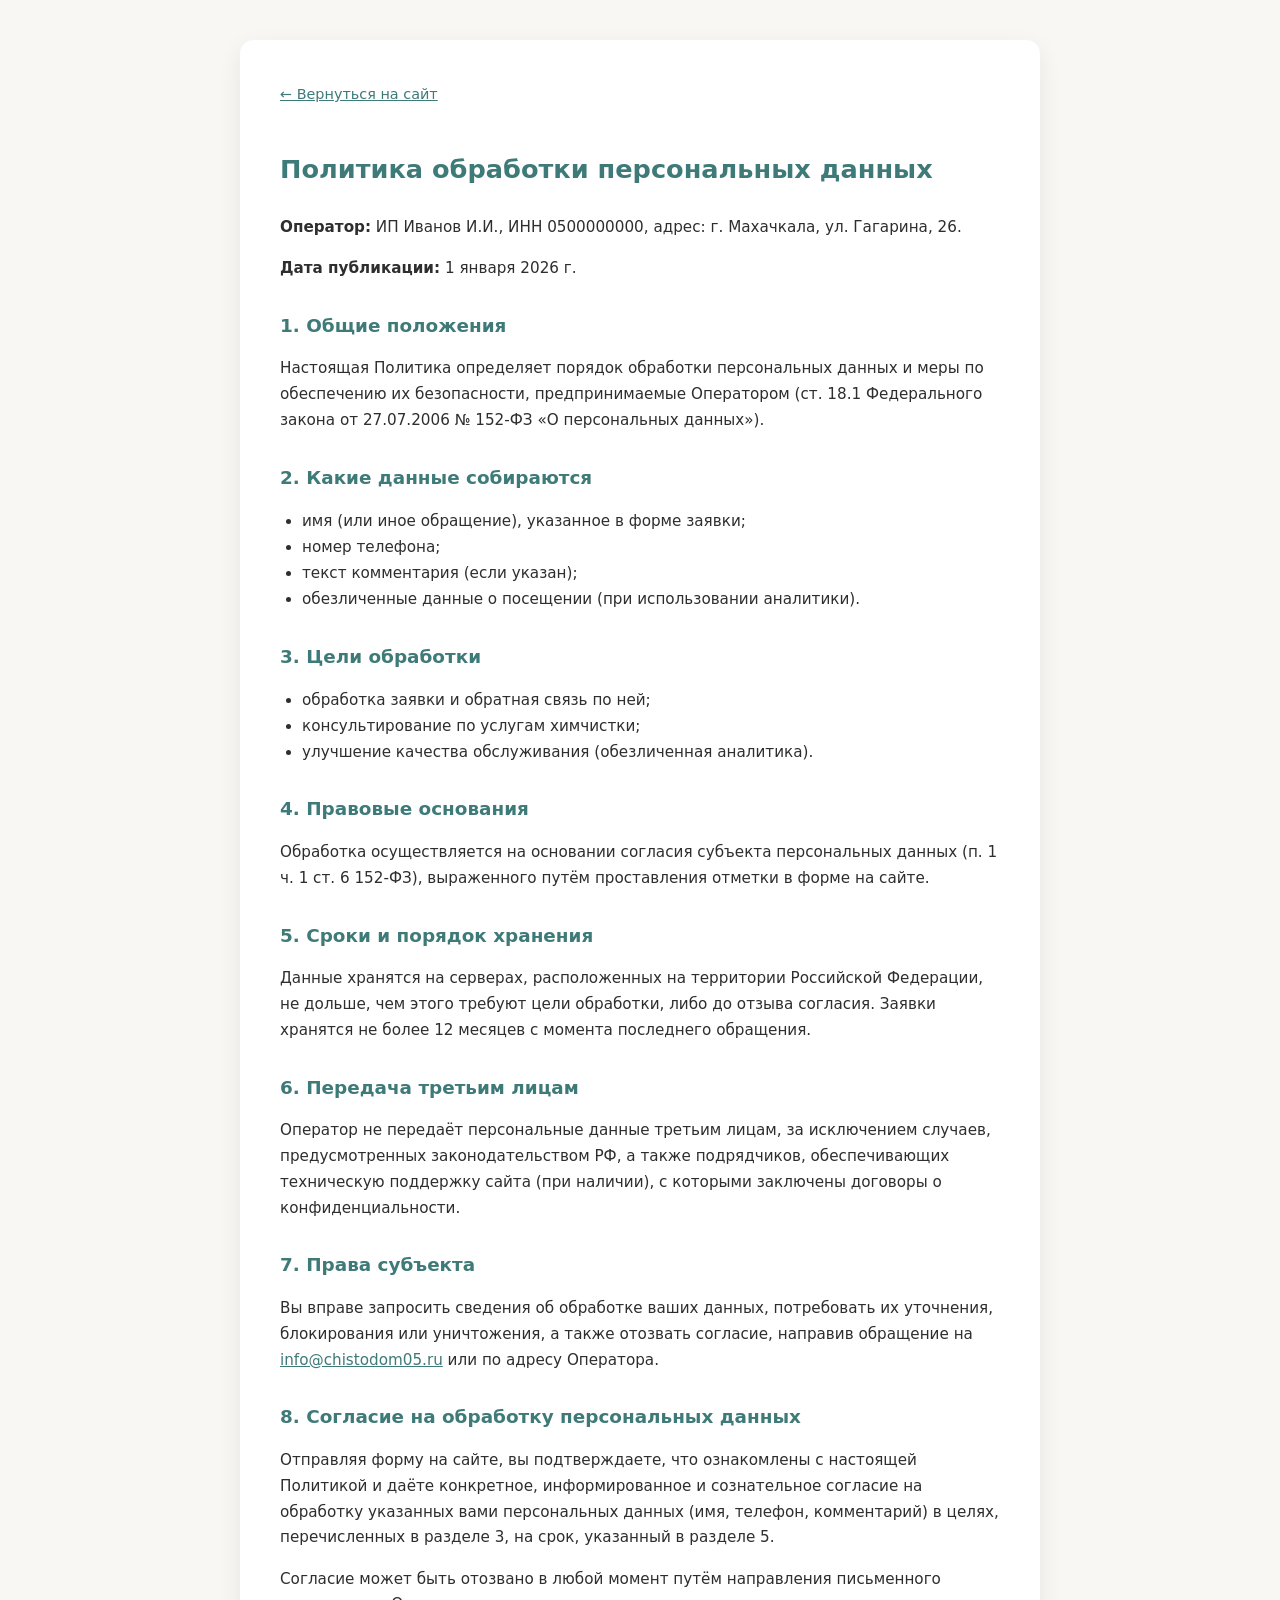
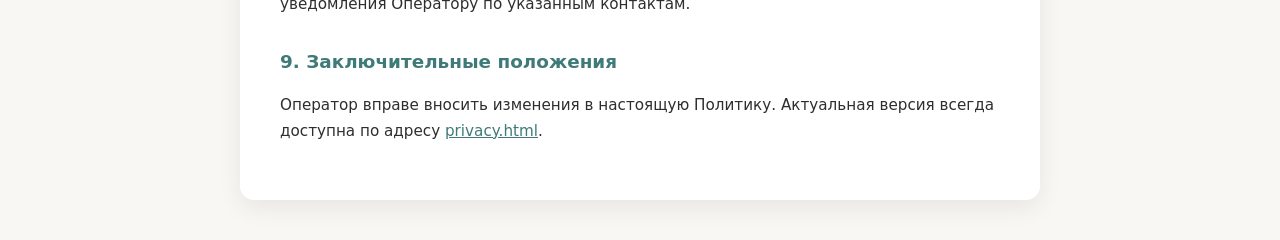
<file: privacy.html>
<!DOCTYPE html>
<html lang="ru">
<head>
  <meta charset="UTF-8">
  <meta name="viewport" content="width=device-width, initial-scale=1.0">
  <title>Политика обработки персональных данных — ЧистоДом</title>
  <meta name="robots" content="index, follow">
  <style>
    :root { --color-primary-dark: #3E7A78; --color-text: #2E2E2E; --color-text-light: #6B6B6B; --color-bg: #F9F7F4; }
    * { box-sizing: border-box; }
    body { margin: 0; font-family: 'Inter', system-ui, sans-serif; background: var(--color-bg); color: var(--color-text); line-height: 1.7; padding: 40px 20px; }
    .doc { max-width: 800px; margin: 0 auto; background: #fff; padding: 40px; border-radius: 14px; box-shadow: 0 8px 24px rgba(0,0,0,.07); }
    h1 { font-size: 1.6rem; margin-bottom: 24px; color: var(--color-primary-dark); }
    h2 { font-size: 1.15rem; margin: 28px 0 12px; color: var(--color-primary-dark); }
    p, li { font-size: .95rem; }
    ul { padding-left: 22px; }
    a { color: var(--color-primary-dark); }
    .back { display: inline-block; margin-bottom: 24px; font-size: .9rem; }
    @media (max-width: 600px) { .doc { padding: 24px 18px; } }
  </style>
</head>
<body>
  <div class="doc">
    <a class="back" href="index.html">← Вернуться на сайт</a>

    <h1>Политика обработки персональных данных</h1>
    <p><strong>Оператор:</strong> ИП Иванов И.И., ИНН 0500000000, адрес: г. Махачкала, ул. Гагарина, 26.</p>
    <p><strong>Дата публикации:</strong> 1 января 2026 г.</p>

    <h2>1. Общие положения</h2>
    <p>Настоящая Политика определяет порядок обработки персональных данных и меры по обеспечению их безопасности, предпринимаемые Оператором (ст. 18.1 Федерального закона от 27.07.2006 № 152-ФЗ «О персональных данных»).</p>

    <h2>2. Какие данные собираются</h2>
    <ul>
      <li>имя (или иное обращение), указанное в форме заявки;</li>
      <li>номер телефона;</li>
      <li>текст комментария (если указан);</li>
      <li>обезличенные данные о посещении (при использовании аналитики).</li>
    </ul>

    <h2>3. Цели обработки</h2>
    <ul>
      <li>обработка заявки и обратная связь по ней;</li>
      <li>консультирование по услугам химчистки;</li>
      <li>улучшение качества обслуживания (обезличенная аналитика).</li>
    </ul>

    <h2>4. Правовые основания</h2>
    <p>Обработка осуществляется на основании согласия субъекта персональных данных (п. 1 ч. 1 ст. 6 152-ФЗ), выраженного путём проставления отметки в форме на сайте.</p>

    <h2>5. Сроки и порядок хранения</h2>
    <p>Данные хранятся на серверах, расположенных на территории Российской Федерации, не дольше, чем этого требуют цели обработки, либо до отзыва согласия. Заявки хранятся не более 12 месяцев с момента последнего обращения.</p>

    <h2>6. Передача третьим лицам</h2>
    <p>Оператор не передаёт персональные данные третьим лицам, за исключением случаев, предусмотренных законодательством РФ, а также подрядчиков, обеспечивающих техническую поддержку сайта (при наличии), с которыми заключены договоры о конфиденциальности.</p>

    <h2>7. Права субъекта</h2>
    <p>Вы вправе запросить сведения об обработке ваших данных, потребовать их уточнения, блокирования или уничтожения, а также отозвать согласие, направив обращение на <a href="mailto:info@chistodom05.ru">info@chistodom05.ru</a> или по адресу Оператора.</p>

    <h2 id="consent">8. Согласие на обработку персональных данных</h2>
    <p>Отправляя форму на сайте, вы подтверждаете, что ознакомлены с настоящей Политикой и даёте конкретное, информированное и сознательное согласие на обработку указанных вами персональных данных (имя, телефон, комментарий) в целях, перечисленных в разделе 3, на срок, указанный в разделе 5.</p>
    <p>Согласие может быть отозвано в любой момент путём направления письменного уведомления Оператору по указанным контактам.</p>

    <h2>9. Заключительные положения</h2>
    <p>Оператор вправе вносить изменения в настоящую Политику. Актуальная версия всегда доступна по адресу <a href="privacy.html">privacy.html</a>.</p>
  </div>
</body>
</html>
</file>
